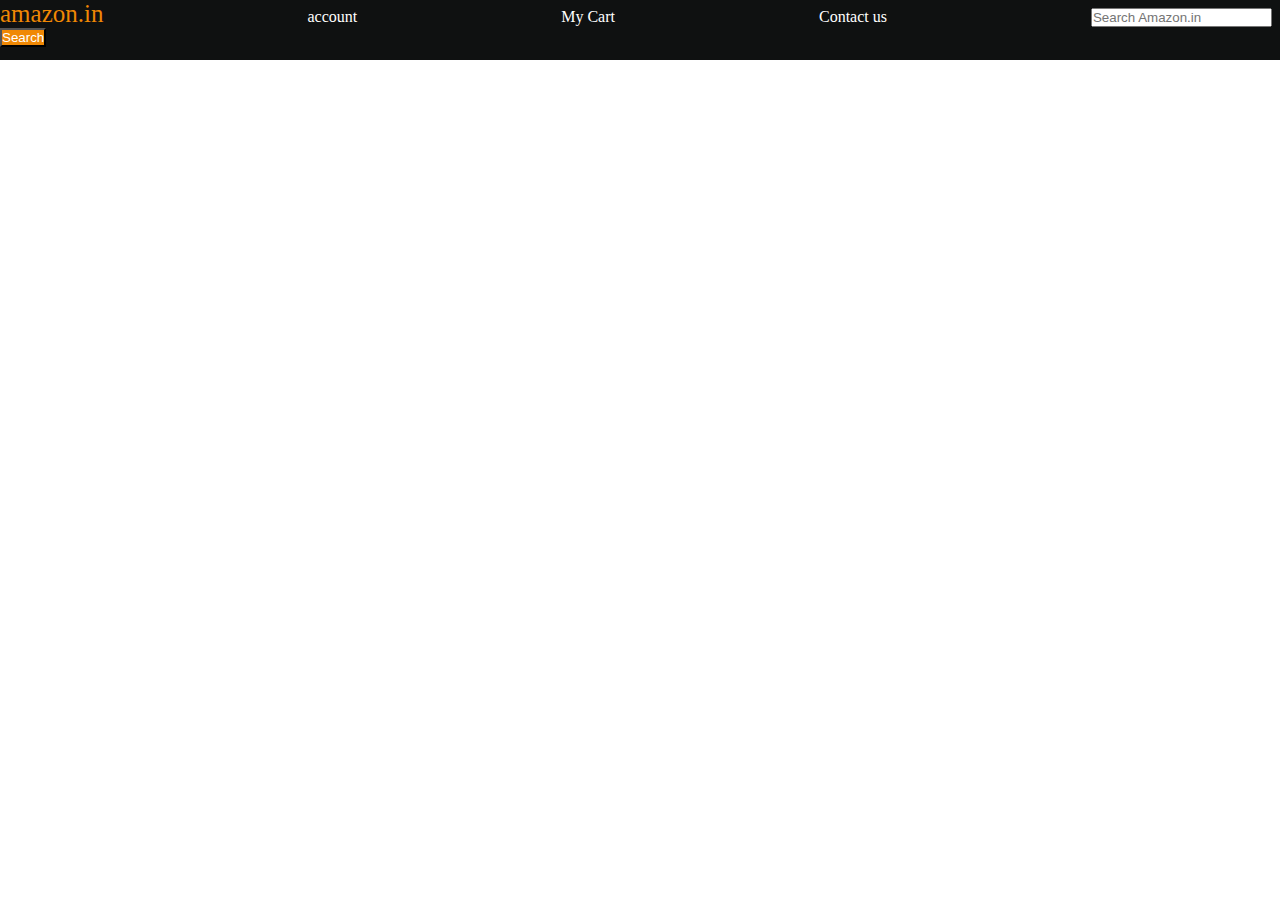
<file: index.html>
<!DOCTYPE html>
<html lang="en">
<head>
    <meta charset="UTF-8">
    <meta name="viewport" content="width=device-width, initial-scale=1.0">
    <title>css level1</title>
    <link rel="stylesheet" href="style.css">
</head>
 <!-- style tag  -->
<!-- <style>
    button {
       background-color: blue;
    }
</style> -->
<body>

     <!-- inline  -->
    <!-- <h1 style="color: red;">hello from apna college!</h1>  -->
    <!-- <h1>heeehoooo</h1> -->
   <!-- <button>click me!</button> -->
   <!-- <p>this is me Lorem ipsum dolor sit amet consectetur adipisicing elit. Delectus consequatur magni quibusdam odit, fugit reiciendis maxime cumque minima placeat, atque error unde deleniti sed ab et corporis! Atque, qui maiores!Lorem Lorem ipsum dolor sit, amet consectetur adipisicing elit. At, saepe nulla! Necessitatibus totam accusamus quisquam deleniti unde sint? Quo sint earum eaque eos debitis praesentium saepe vero vel voluptatibus vitae!
   Velit quaerat ad recusandae ipsa, veniam officiis! Quae libero earum facilis cum itaque sunt necessitatibus deserunt est nesciunt, alias dignissimos fuga dolorem harum beatae magnam, id doloribus numquam, vero labore!
   Mollitia voluptatem voluptates veniam maxime veritatis ex at debitis deserunt eligendi totam incidunt repudiandae nobis, similique soluta nam? Temporibus dignissimos, obcaecati maiores unde doloribus fuga molestias repellendus. Quidem, alias a!
   Eveniet voluptates incidunt eligendi, facilis provident nemo, dolorum explicabo inventore porro enim impedit minima non laboriosam sequi debitis. Harum aperiam recusandae iure nam, quaerat aliquid ratione explicabo nisi facilis mollitia.
   Blanditiis ipsam natus illum ex deserunt. Suscipit, corporis nesciunt voluptatum necessitatibus culpa est consequatur amet nihil quia aperiam molestias blanditiis tempora et iure illo, officiis optio distinctio sint accusantium animi?
   Ab sapiente accusamus ipsam sed sint, impedit odio laudantium assumenda laborum at neque expedita eaque molestiae cumque itaque omnis dolor, facilis incidunt inventore perferendis eligendi cupiditate? Odit soluta ad obcaecati?
   Ut magni dolores excepturi recusandae voluptatem culpa quam, at cumque, unde odio quibusdam numquam, accusantium ipsam fugiat aspernatur. Cupiditate nam deserunt aliquid quod molestias cumque iusto esse, nulla vel minus?
   Optio quasi nemo obcaecati! Natus molestiae nostrum consectetur, iste quas totam dolorem. Deserunt repudiandae eaque nostrum fugiat cum similique tempore dolorem recusandae, alias quas neque, dolore iste cumque reiciendis officiis.
   Tenetur, eius. Sint, ad perferendis laudantium alias impedit repellat temporibus magni itaque tempore excepturi delectus, quibusdam ut, voluptate veniam libero earum tempora nemo ab? Possimus magnam vero sapiente cum dicta!
   Corporis, pariatur quaerat voluptate provident facilis fugiat doloremque quidem, ad sapiente aliquam velit. Praesentium consectetur aliquam iure. Animi repellendus maxime odit possimus, autem aspernatur at magnam, suscipit itaque officiis blanditiis!</p> -->

   <!-- <div id="box">
        <p>hello Q1</p>
   </div>
   <h1 class="heading"> heading 1</h1>
   <h2 class="heading"> heading 2</h2>
   <h3 class="heading"> heading 3</h3>
   <div id="outer">
    <p>outer</p>
    <div id="inner">
        <p>inner</p>
    </div>
   </div> -->
   <!-- <div id="div">
    
   </div> -->
   <div id="navbar">
   <a id="logo"> amazon.in</a>
   <a>account</a>
   <a>My Cart</a>
   <a>Contact us</a>
    <input placeholder="Search Amazon.in">
    <button>Search</button>
   </div>
</body>
</html>
</file>
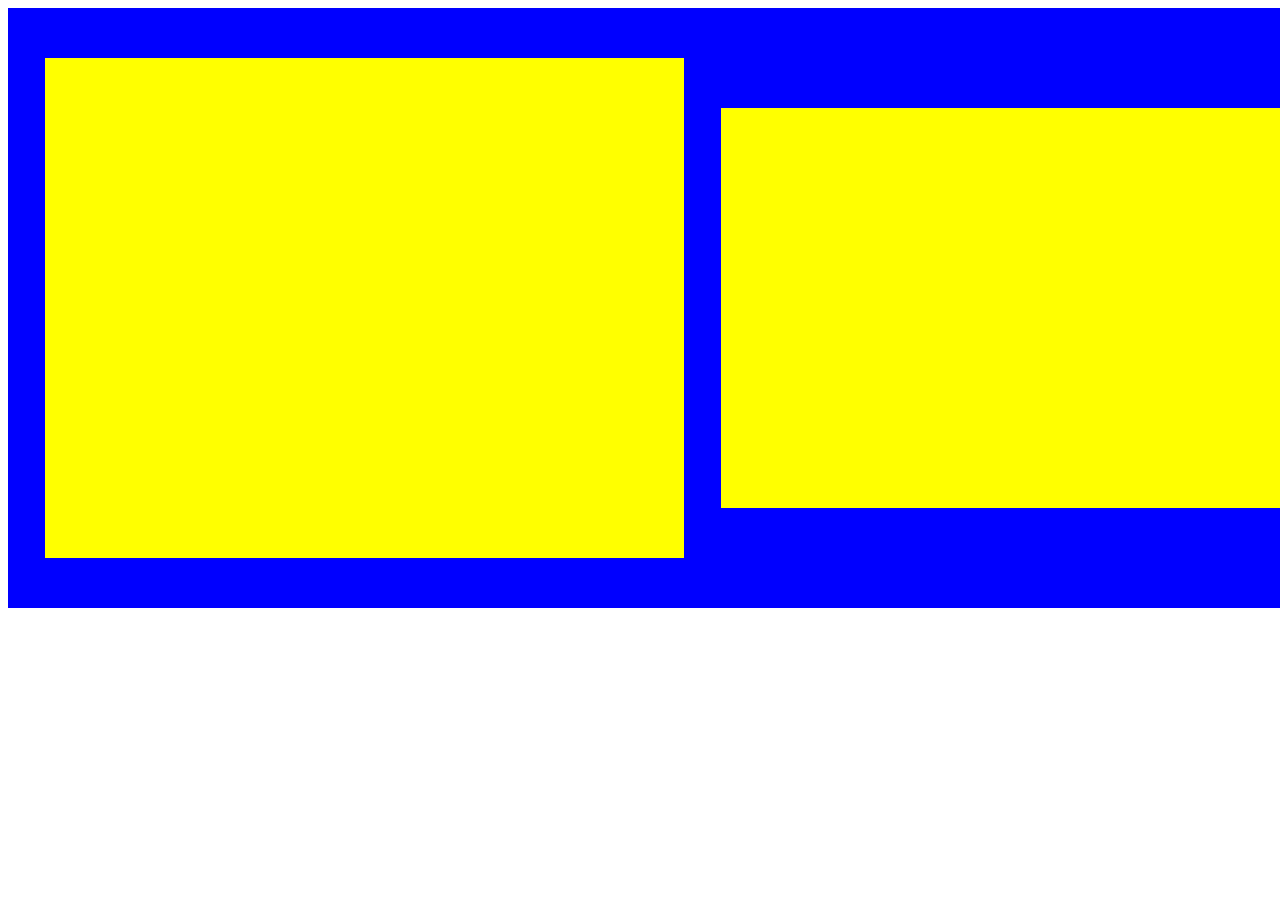
<file: f.html>
<!DOCTYPE html>
<html lang="en">
<head>
    <meta charset="UTF-8">
    <meta name="viewport" content="width=device-width, initial-scale=1.0">
    <title>Document</title>
    <link rel="stylesheet" href="f.css">
</head>
<body>
    <div class="main">
        <div class="box1"></div>
        <div class="box2">

    </div>
    </div>
</body>
</html>
</file>
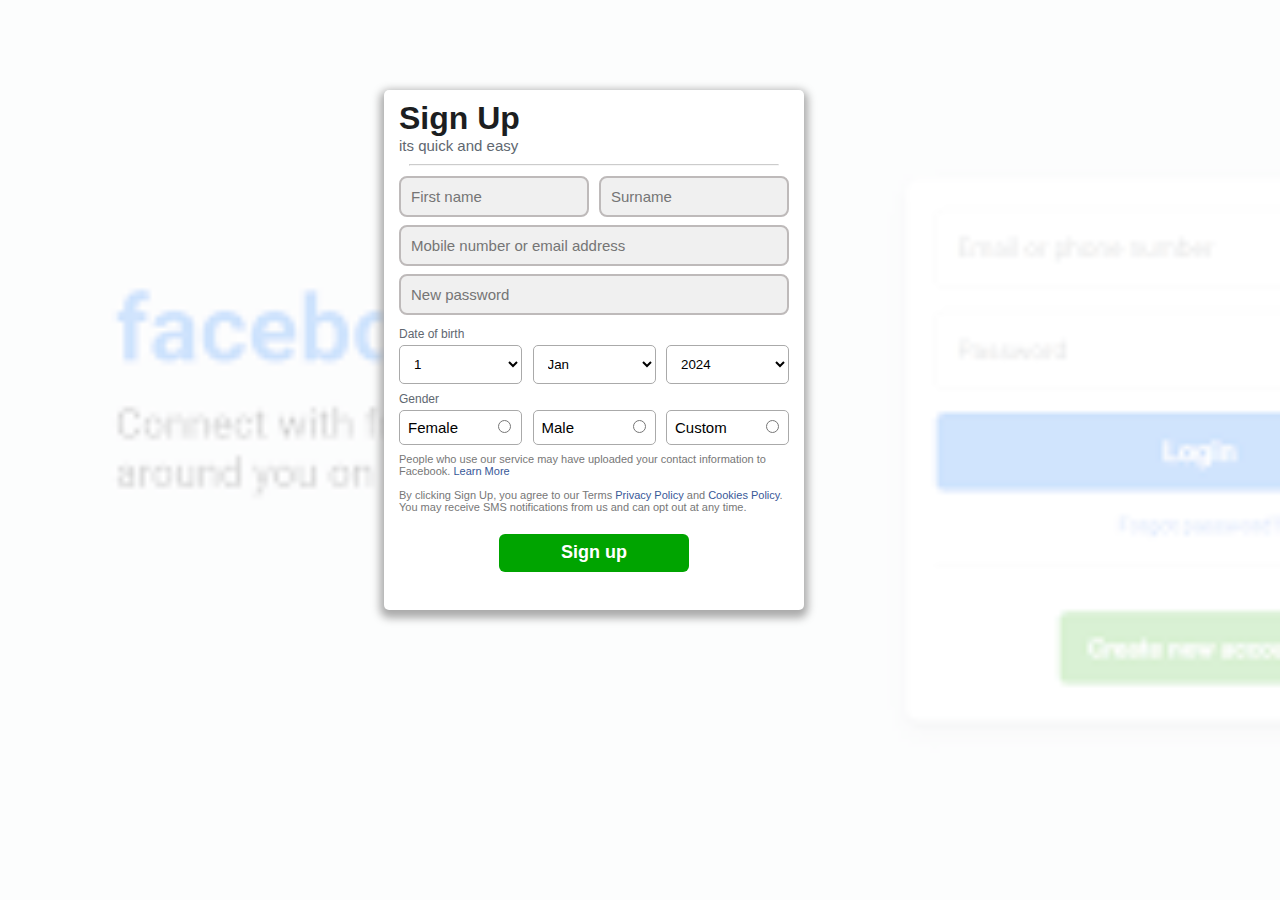
<file: fb.html>
<!DOCTYPE html>
<html lang="en">
<head>
    <meta charset="UTF-8">
    <meta name="viewport" content="width=device-width, initial-scale=1.0">
    <title>Document</title>
    <link rel="stylesheet" href="fb.css">
</head>
<body>
    <div id="overlay"></div>
    <div class="box">
        <form>
            <h2 class="first_title">Sign Up</h2>
            <p id="p1">its quick and easy</p>
            <hr/>
            <div id="in1">
                <input type="text" placeholder="First name" class="input" id="input0" required>
                <input type="text" placeholder="Surname" class="input" id="input1" required>
            </div>    
                
            <div id="in2">
                <input type="text" placeholder="Mobile number or email address" class="input" id="input2" required>
                
                <input type="text" placeholder="New password" class="input" id="input3" required>
            </div>
            <!-- date of birth starts -->
            <div>
                <p class="op">Date of birth</p>
                <div id="select">
                <select name="day" class="dropdown" id="1">
                    <option>1</option>
                    <option>2</option>
                    <option>3</option>
                    <option>4</option>
                    <option>5</option>
                    <option>6</option>
                    <option>7</option>
                    <option>8</option>
                    <option>9</option>
                    <option>10</option>
                    <option>11</option>
                    <option>12</option>
                    <option>13</option>
                    <option>14</option>
                    <option>15</option>
                    <option>16</option>
                    <option>17</option>
                    <option>18</option>
                    <option>19</option>
                    <option>20</option>
                    <option>21</option>
                    <option>22</option>
                    <option>23</option>
                    <option>24</option>
                    <option>25</option>
                    <option>26</option>
                    <option>27</option>
                    <option>28</option>
                    <option>29</option>
                    <option>30</option>
                    <option>31</option>
                </select>
                <select name="month"  class="dropdown" id="2">
                    <option>jan</option>
                    <option>feb</option>
                    <option>march</option>
                    <option>april</option>
                    <option>may</option>
                    <option>june</option>
                    <option>july</option>
                    <option>sept</option>
                    <option>oct</option>
                    <option>nov</option>
                    <option>dec</option>
                </select>
                <select name="yaer" class="dropdown" id="3">
                    <option>2024</option>
                    <option>2023</option>
                    <option>2022</option>
                    <option>2021</option>
                    <option>2020</option>
                    <option>2019</option>
                    <option>2018</option>
                    <option>2017</option>
                    <option>2016</option>
                    <option>2015</option>
                    <option>2014</option>
                    <option>2013</option>
                    <option>2012</option>
                    <option>2011</option>
                    <option>2010</option>
                    <option>2009</option>
                    <option>2008</option>
                   
                </select>
            </div>
            </div>
            <!-- date of bitrh ends  -->

            <!-- gender starts 0 -->
            
                <p class="op">Gender</p>
                <div class="gen">
                <div class="radio">
                <label for="f">Female
                    <input type="radio" name="gender" value="Female" id="f" class="g">
                </label>
                </div>
                <div class="radio">
                <label for="m">Male
                    <input type="radio" name="gender" value="Male" id="m" class="g">
                </label>
                </div>
                <div class="radio">
                <label for="c">Custom
                    <input type="radio" name="gender" value="Custom" id="c" class="g">
                 </div>
                 </div>
                <!-- gender ends 0 -->
                 <div class="lastp">
                    <p>People who use our service may have uploaded your contact information to Facebook. <a href="#" class="a">Learn more</a></p>
                    <br>
                    <p>By clicking Sign Up, you agree to our Terms <a href="#" class="a">Privacy Policy</a> and <a href="#" class="a">Cookies policy</a>. </p>
                    <p>You may receive SMS notifications from us and can opt out at any time.</p>
                 </div>
                 <div class="button">
                    <button id="bu1">Sign up</button>
                 </div>
               
        </form>
    </div>
</body>
</html>
</file>
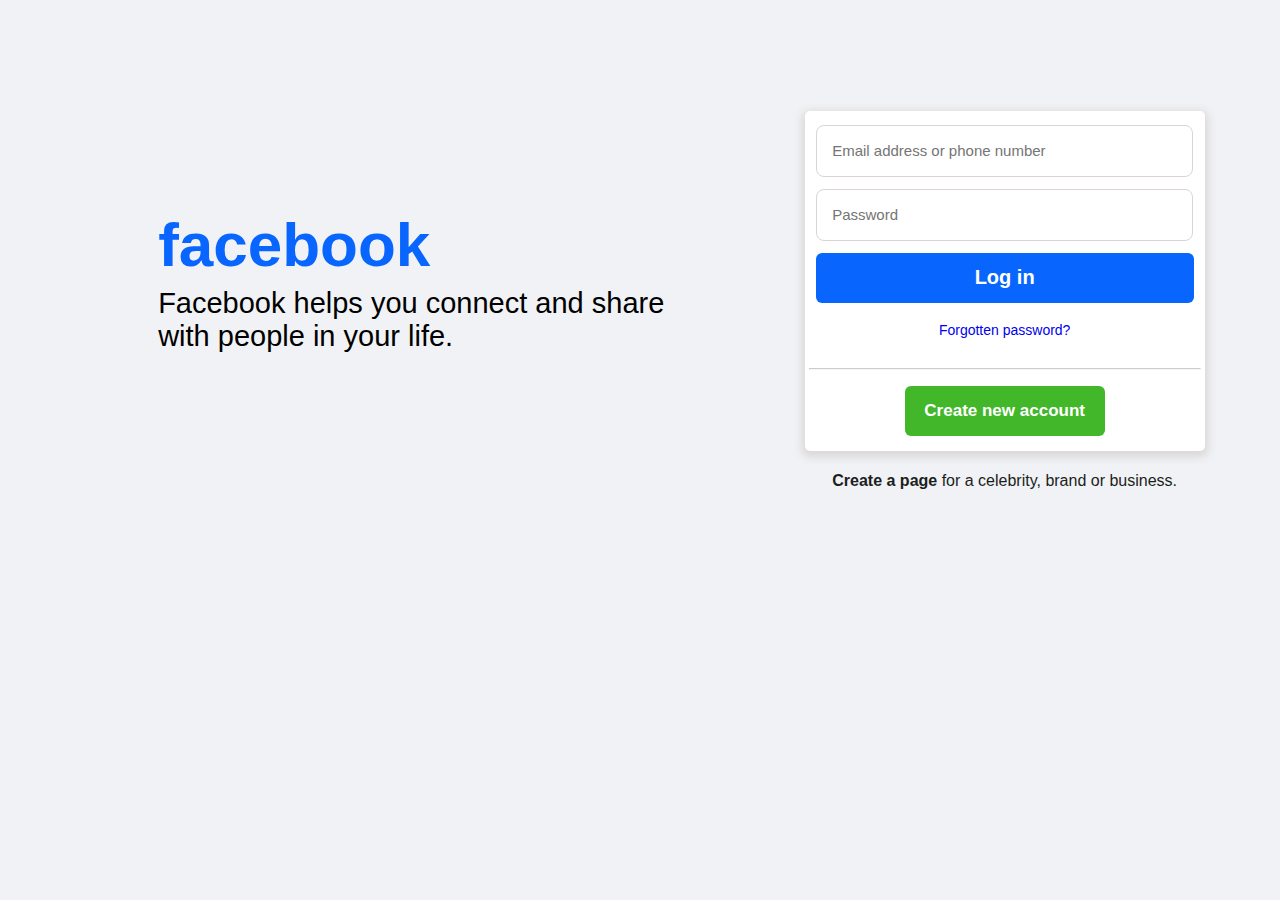
<file: fblog.html>
<!DOCTYPE html>
<html lang="en">
<head>
    <meta charset="UTF-8">
    <meta name="viewport" content="width=device-width, initial-scale=1.0">
    <title>Document</title>
    <link rel="stylesheet" href="fblog.css">
</head>
<body>
<div class="main">
    <div class="content">
        <h1 id="facebook">facebook</h1>
        <h2 id="fbpara">Facebook helps you connect and share with people in your life.</h2>

    </div>
    <div class="outer" >
    <div class="box">
        <form action="">
            <div class="input">
                <input type="text" placeholder="Email address or phone number" class="placeholder" id="em">
                <input type="password" placeholder="Password" class="placeholder" id="pa">
            </div>
          <button id="bu1">Log in</button>
          <div id="link">
            <a href="#" id="a">Forgotten password?</a>
        </div>
        <hr>
      <div class="button">
        <button id="bu2">Create new account</button>
    </div>
        </form>
      
    </div>
    <div class="last">
        <p id="ll"><a href="#" id="al">Create a page</a> for a celebrity, brand or business.</p>

    </div>
</div>
</div>
    <footer>

    </footer>
</body>
</html>
</file>
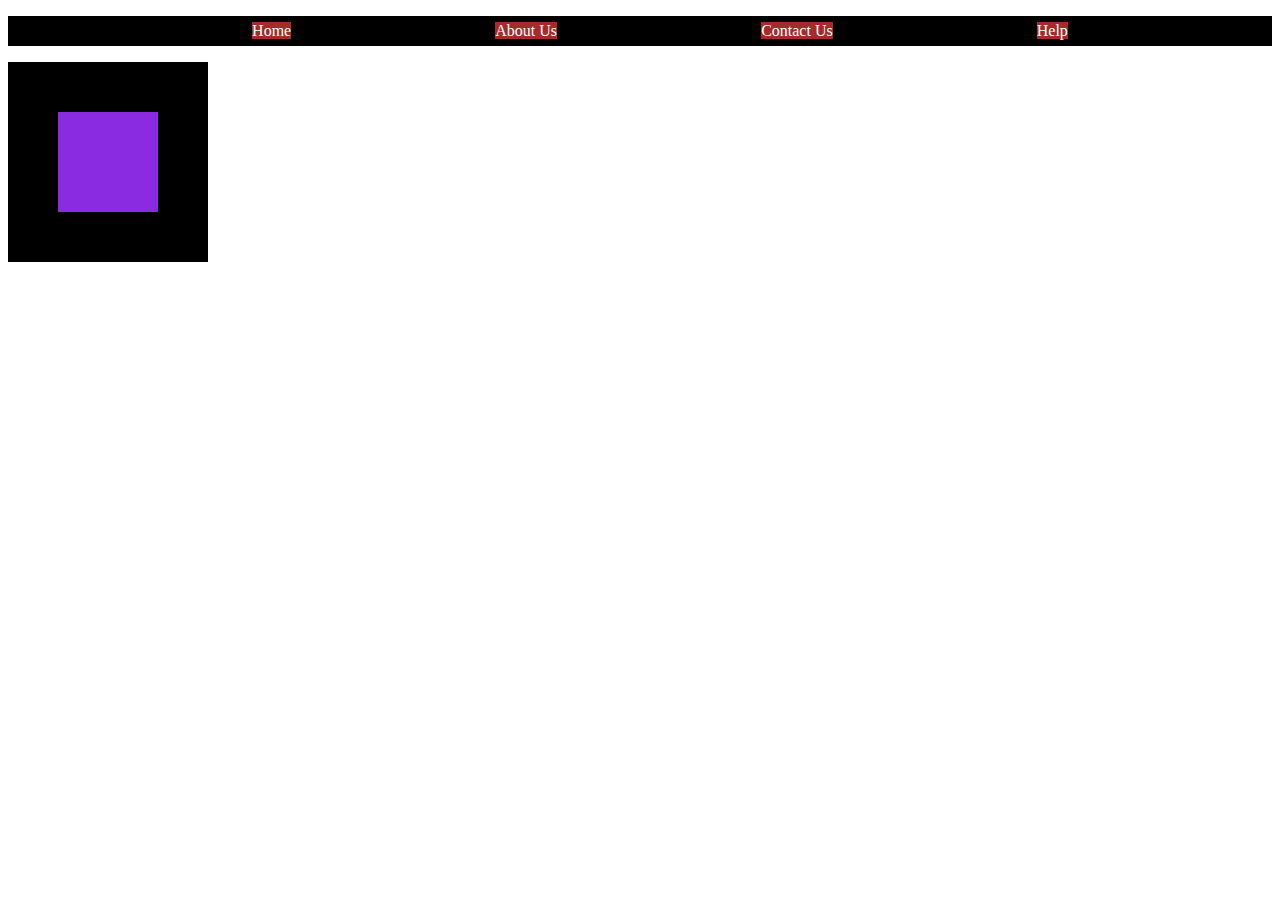
<file: flexprac.html>
<!DOCTYPE html>
<html lang="en">
<head>
    <meta charset="UTF-8">
    <meta name="viewport" content="width=device-width, initial-scale=1.0">
    <title>Document</title>
    <link rel="stylesheet" href="flexprac.css">
</head>
<body>
    <div class="navbar"> 
        <ul>
        <li><a href="#">Home</a></li>
        <li><a href="#">About Us</a></li>
        <li><a href="#">Contact Us</a></li>
        <li><a href="#">Help</a></li>
    </ul>
    </div>
    <div class="outer">
        <div class="inner">

        </div>
    </div>
   
</body>
</html>
</file>
<file: style.css>
/* css = cascading style sheet
it is a language that is used to describe the style of a document */

/* h1{
    color:blueviolet;
 
}
*/
*{
    padding: 0;
    margin: 0;
    color: white;
}
/* *{
    font-family:Arial, Helvetica, sans-serif
}
p{
    text-align: center;
} 

button{
    background-color: green
}

#box{
    background-color: blue;
}

.heading{
    color: red;
    text-decoration: underline;
    text-align: center;
    text-transform: capitalize;
}

#outer{
    font-size: 25px;

}

#inner{
    font-size: 10px;
} */
/* #div{
    height: 100px;
    width: 100px;
    background-color: green;
    border-radius: 50%;
} */

#navbar{
    height: 60px;
    background-color: #0f1111;

}
button{
    background-color: #f08804
}

#logo{
    color: #f08804;
    font-size: 25px;
}
a{
    margin-right: 200px;
}
</file>
<file: f.css>
.main{
display:flex;
width: 1350px;
height: 600px;
background-color: blue;
justify-content: space-evenly;
align-items: center;
}
.box1{
    background-color: yellow;
    display: flex;
    width: 639px;
    height: 500px;
}
.box2{
    background-color: yellow;
    display: flex;
    width: 600px;
    height: 400px;

}
</file>
<file: fb.css>
*{
margin: 0px;
padding: 0%;
    
}
/* body{
    background-image: url(fblogin.png);
    background-size: cover;
    
} */
/* body::before{
    position: absolute;
    content: "";
    background: white;
    width: 100%;
    height: 110vh;
    top: -70px;
    opacity: 0.6;
} */
#overlay {
    position: fixed;
    display: block;
    width: 100%;
    height: 100%;
    top: 0;
    left: 0;
    right: 0;
    bottom: 0;
   background-image: url(fblogin.png);
   background-size: cover;
   opacity: 0.2;
    z-index: 2;

  }
.box{
    height: 520px;
    width: 420px;
    margin-top: 7%;
    margin-left: 30%;
    box-shadow: 0px 4px 8px 4px #aaa;
    background-color: white;
    position: relative;
    z-index: 10;
    display: flex;
    justify-content: center;
    align-items: center;
    border-radius: 5px;
}
form{
    height: 500px;
    width: 390px;
    background-color: white;
    position: relative;
    z-index: 10;
    font-family: Arial, Helvetica, sans-serif;
}
.first_title{
    font-size: 32px;
    color: #1C1E21;
    font-family: Arial, Helvetica, sans-serif;
}
 
#p1{
    font-size: 15px;
    color: #606770;
    font-family: Arial, Helvetica, sans-serif;
}
hr{
    margin: 10px;
    opacity: 0.5;
}
#in1{
    display: flex;
    flex-wrap: wrap;
    justify-content: space-between;
    align-items: center;
  
    margin-bottom: 8px;
}
#in2{
    display: flex;
    flex-wrap: wrap;
    justify-content: center;
    align-items: center;
    
}
.input{
    padding: 10px;
 background-color: #f0f0f0;
    border-radius: 8px;
    border: 2px solid rgb(190, 186, 186);
    font-size: 15px;
   

}
#input0{
    
    width: 166px;
}
#input1{
    width: 166px;
}
#input2{
    width: 377px;
    margin-bottom: 8px;


}
#input3{
    margin-bottom: 12px;
    width: 377px;
}

.op{
    color: #606770;
    font-size: 12px;
    margin-bottom: 4px;
}
#select{
    display: flex;
    width: 390px;
    justify-content: space-between;
    align-items: center;
    margin-bottom: 8px;

}

.dropdown
{
    width: 123px;
    padding: 10px;
    border-radius: 5px;
    background: white;
    border: 1px solid #aaa;
    text-transform: capitalize;
}

.gen{
    display: flex;
    width: 390px;
    justify-content: space-between;
    align-items: center;
    margin-bottom: 8px;
   

}

.radio{
    width: 105px;
    padding: 8px;
    border-radius: 5px;
    background: white;
    border: 1px solid #aaa;
    font-size: 15px;
}

#f{
    margin-left: 36px;
}
#m{
    margin-left: 55px;
}
#c{
    margin-left: 35px;
}

.lastp{
font-size: 11px ;
color: #777777;

}
a{
    text-decoration: none;
    color: #385898;
    text-transform: capitalize;
}

.button{
    height: 80px;
    display: flex;
    justify-content: center;
    align-items: center;
}
#bu1{
    display:inline-block;
    height: 38px;
    width:190px ;
    font-weight: bold;
    background-color: #00a400;
    color: white;
    font-size: 18px;
    border-radius: 6px;
    border-color: #00a400;
    box-shadow: none;
    border: none; 
    outline: none; 

}
</file>
<file: fblog.css>
*{
margin: 0px;
padding: 0px;
}
body{
    background-color: #f0f2f5;
}


.main{
    display:flex;
    width: 1350px;
    height: 600px;
    /* background-color: blue; */
    justify-content: space-evenly;
    align-items: center;
    font-family: Arial, Helvetica, sans-serif;
}

.content{
    /* background-color: yellow; */
    display: flex;
    width: 689px;
    height: 500px;
    justify-content: center;
    flex-direction: column;
    align-items:flex-start;
}
#facebook{
    margin-left: 20%;
    margin-top: -38px;
    font-size: 62px;
    font-family: Arial, Helvetica, sans-serif;
    color: #0866ff;

    
}
#fbpara{
    margin-left: 20%;
    margin-top: 7px;
    font-size: 29px;
    columns: #1c1E21;
    font-weight: lighter;
    
}

.outer{
    /* background-color: yellow; */
    display: flex;
    flex-direction: column;
    width: 600px;
    height: 400px;
    justify-content: space-around;
    align-items: center;
/* background-color: yellow; */
}
.box{
    margin-right: 50px;
    display: flex;
    flex-direction: column;
    width: 400px;
    height: 340px;
    /* background-color: aqua; */
    justify-content: space-around;
    align-items: center;
    box-shadow: 0px 3px 8px 3px #dbd7d7;
    background-color: white;
    border-radius: 5px;
}
form{
    display: flex;
    flex-direction: column;
    width: 390px;
    height: 330px;
    justify-content: space-around;
    align-items: center;
    /* background-color
    :violet; */

}
.last{
    margin-right: 50px;
 
    /* background-color: yellowgreen; */
}
.input{
    display: flex;
    flex-direction: column;
    justify-content: space-around;
    align-items: center;
}


hr { 
    width: 100%;
    margin: 10px;
    opacity: 0.5;
     }
.placeholder{
    padding: 14px 15px;
       border-radius: 8px;
       border: 1px solid rgb(219, 212, 212);
       font-size: 15px;
      
       width: 345px;
       height: 22px;
       background-color: white;

}
#em{
 margin-bottom: 12px;
}

#bu1{
    width: 378px;
    height: 50px;
    padding: 0px 16px;
    background-color: #0866ff;
    font-size: 20px;
    color: white;
    font-weight: bold;
    border-radius: 6px;
    box-shadow: none;
    border: none; 
    outline: none; 
    margin-top: -7px;
}
#a{
    columns: #0866ff;
    font-size: 14px;
    text-decoration: none;
}
.button{
    display: flex;
    justify-content: center;
    align-items: center;

}

#bu2{
    color: white;
    font-weight: bold;
    border-radius: 6px;
    width: 200px;
    height: 50px;
    padding: 0px 16px;
    box-shadow: none;
    border: none; 
    outline: none; 
    font-size: 17px;
    background-color: #42b72a;
    margin-top: -13px;
}

#ll{
    
    color:#1c1E21;
    
}
#al{
    text-decoration: none;
    font-weight: bold;
    color:#1c1E21;
}
</file>
<file: flexprac.css>
ul{
    background-color: black;
    color: white;
    display: flex;
    justify-content: space-evenly;
    align-items: center;
    height: 30px;
    
}

a{
    text-decoration: none;
    color: white;
    background-color:brown;


}

li{
    list-style-type: none;
}

.outer{
    height: 200px;
    width: 200px;
    background-color: black;
    display:flex;
    justify-content: center;
    align-items: center;
}
.inner{
    height: 100px;
    width: 100px;
    background-color: blueviolet;
   
}
</file>
